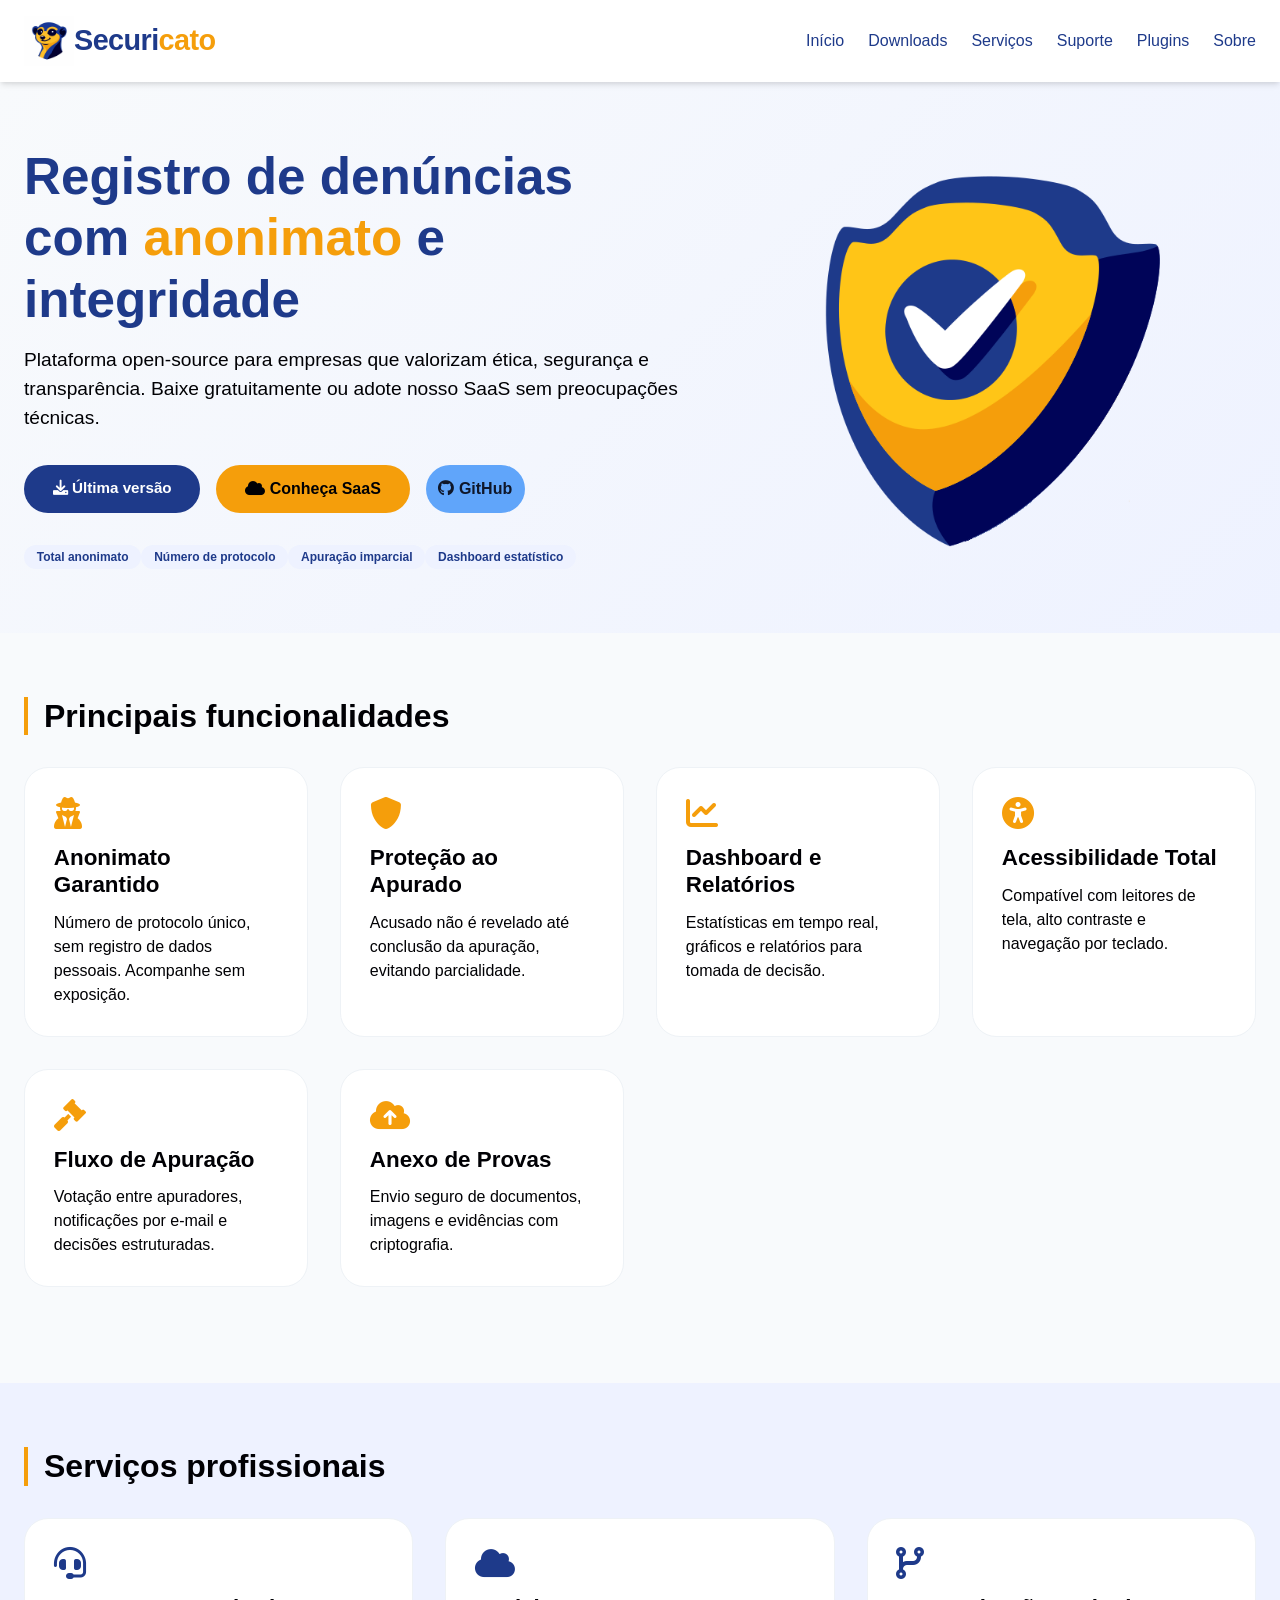
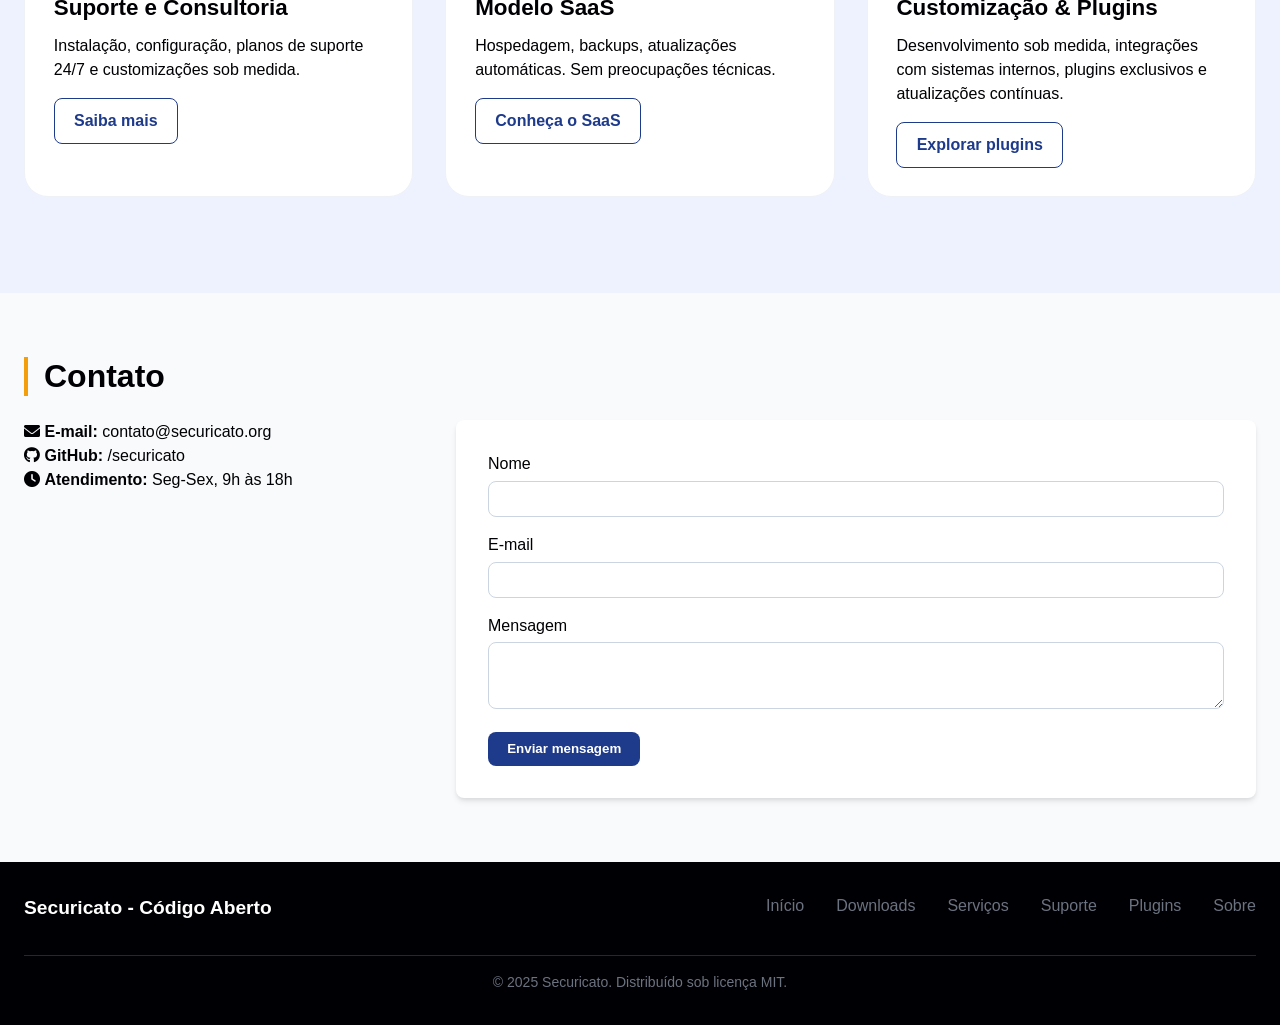
<file: index.html>
<!DOCTYPE html>
<html lang="pt-BR">
<head>
    <meta charset="UTF-8">
    <meta name="viewport" content="width=device-width, initial-scale=1.0, viewport-fit=cover">
    <title>Securicato | Plataforma de Integridade Corporativa</title>
    <meta name="description" content="Plataforma open-source para registro e gestão de denúncias corporativas com foco em anonimato, ética e conformidade.">
    <link rel="stylesheet" href="css/styles.css">
    <link rel="stylesheet" href="https://cdnjs.cloudflare.com/ajax/libs/font-awesome/6.0.0-beta3/css/all.min.css">
</head>
<body>
    <header>
        <div class="container">
            <nav class="navbar">
                <a href="index.html" class="logo" style="display: flex; align-items: center;">
                    <img src="img/ssuricato.png" alt="" style="height: 50px;">
                    Securi<span>cato</span>
                </a>
                <button class="menu-toggle" aria-label="Menu"><i class="fas fa-bars"></i></button>
                <ul class="nav-links">
                    <li><a href="index.html">Início</a></li>
                    <li><a href="downloads.html">Downloads</a></li>
                    <li><a href="services.html">Serviços</a></li>
                    <li><a href="support.html">Suporte</a></li>
                    <li><a href="plugins.html">Plugins</a></li>
                    <li><a href="about.html">Sobre</a></li>
                </ul>
            </nav>
        </div>
    </header>

    <main>
        <section id="home" class="hero">
            <div class="container hero-content">
                <div class="hero-text">
                    <h1>Registro de denúncias com <span style="color: var(--secondary);">anonimato</span> e integridade</h1>
                    <p class="section-sub" style="margin-bottom: 1rem; font-size: 1.2rem;">Plataforma open-source para empresas que valorizam ética, segurança e transparência. Baixe gratuitamente ou adote nosso SaaS sem preocupações técnicas.</p>
                    <div class="hero-actions">
                        <a href="#downloads" class="btn-hero-1"><i class="fas fa-download"></i> Última versão</a>
                        <a href="#services" class="btn-hero-2"><i class="fas fa-cloud"></i> Conheça SaaS</a>
                        <a href="https://github.com/jv1303" target="_blank" class="btn-accent"><i class="fab fa-github"></i> GitHub</a>
                    </div>
                    <div style="margin-top: 2rem; display: flex;">
                        <span class="badge-cat">Total anonimato</span>
                        <span class="badge-cat">Número de protocolo</span>
                        <span class="badge-cat">Apuração imparcial</span>
                        <span class="badge-cat">Dashboard estatístico</span>
                    </div>
                </div>
                <div style="flex:0.8; text-align:center;">
                    <img src="img/shield.png" alt="Escudo" style="width: 100%; max-width: 400px;">
                </div>
            </div>
        </section>

        <section id="features">
            <div class="container">
                <h2>Principais funcionalidades</h2>
                <div class="features-grid">
                    <div class="card">
                        <i class="fas fa-user-secret" style="font-size: 2rem; color: var(--secondary);"></i>
                        <h3>Anonimato Garantido</h3>
                        <p>Número de protocolo único, sem registro de dados pessoais. Acompanhe sem exposição.</p>
                    </div>
                    <div class="card">
                        <i class="fas fa-shield-alt" style="font-size: 2rem; color: var(--secondary);"></i>
                        <h3>Proteção ao Apurado</h3>
                        <p>Acusado não é revelado até conclusão da apuração, evitando parcialidade.</p>
                    </div>
                    <div class="card">
                        <i class="fas fa-chart-line" style="font-size: 2rem; color: var(--secondary);"></i>
                        <h3>Dashboard e Relatórios</h3>
                        <p>Estatísticas em tempo real, gráficos e relatórios para tomada de decisão.</p>
                    </div>
                    <div class="card">
                        <i class="fas fa-universal-access" style="font-size: 2rem; color: var(--secondary);"></i>
                        <h3>Acessibilidade Total</h3>
                        <p>Compatível com leitores de tela, alto contraste e navegação por teclado.</p>
                    </div>
                    <div class="card">
                        <i class="fas fa-gavel" style="font-size: 2rem; color: var(--secondary);"></i>
                        <h3>Fluxo de Apuração</h3>
                        <p>Votação entre apuradores, notificações por e-mail e decisões estruturadas.</p>
                    </div>
                    <div class="card">
                        <i class="fas fa-cloud-upload-alt" style="font-size: 2rem; color: var(--secondary);"></i>
                        <h3>Anexo de Provas</h3>
                        <p>Envio seguro de documentos, imagens e evidências com criptografia.</p>
                    </div>
                </div>
            </div>
        </section>

        <section style="background-color: #eef2ff;">
            <div class="container">
                <h2>Serviços profissionais</h2>
                <div class="services-grid">
                    <div class="card">
                        <i class="fas fa-headset" style="font-size: 2rem;"></i>
                        <h3>Suporte e Consultoria</h3>
                        <p>Instalação, configuração, planos de suporte 24/7 e customizações sob medida.</p>
                        <a href="services.html" class="btn btn-outline mt-2" style="margin-top: 1rem;">Saiba mais</a>
                    </div>
                    <div class="card">
                        <i class="fas fa-cloud" style="font-size: 2rem;"></i>
                        <h3>Modelo SaaS</h3>
                        <p>Hospedagem, backups, atualizações automáticas. Sem preocupações técnicas.</p>
                        <a href="services.html#saas" class="btn btn-outline mt-2" style="margin-top: 1rem;">Conheça o SaaS</a>
                    </div>
                    <div class="card">
                        <i class="fas fa-code-branch" style="font-size: 2rem;"></i>
                        <h3>Customização & Plugins</h3>
                        <p>Desenvolvimento sob medida, integrações com sistemas internos, plugins exclusivos e atualizações contínuas.</p>
                        <a href="plugins.html" class="btn btn-outline mt-2" style="margin-top: 1rem;">Explorar plugins</a>
                    </div>
                </div>
            </div>
        </section>

        <section>
            <div class="container">
                <h2>Contato</h2>
                <div style="display: flex; gap: 2rem; flex-wrap: wrap;">
                    <div style="flex: 1;">
                        <p><i class="fas fa-envelope"></i> <strong>E-mail:</strong> contato@securicato.org</p>
                        <p><i class="fab fa-github"></i> <strong>GitHub:</strong> /securicato</p>
                        <p><i class="fas fa-clock"></i> <strong>Atendimento:</strong> Seg-Sex, 9h às 18h</p>
                    </div>
                    <div style="flex: 2;">
                        <form class="contact-form" style="max-width: 100%;">
                            <div class="form-group">
                                <label>Nome</label>
                                <input type="text" required>
                            </div>
                            <div class="form-group">
                                <label>E-mail</label>
                                <input type="email" required>
                            </div>
                            <div class="form-group">
                                <label>Mensagem</label>
                                <textarea rows="3" required></textarea>
                            </div>
                            <button type="submit" class="btn btn-primary">Enviar mensagem</button>
                        </form>
                    </div>
                </div>
            </div>
        </section>
    </main>

    <footer>
        <div class="container">
            <div class="footer-content">
                <div class="footer-logo">Securicato - Código Aberto</div>
                <div class="footer-links">
                    <a href="index.html">Início</a>
                    <a href="downloads.html">Downloads</a>
                    <a href="services.html">Serviços</a>
                    <a href="support.html">Suporte</a>
                    <a href="plugins.html">Plugins</a>
                    <a href="about.html">Sobre</a>
                </div>
            </div>
            <div class="copyright">
                &copy; 2025 Securicato. Distribuído sob licença MIT.
            </div>
        </div>
    </footer>

    <script src="js/main.js"></script>
</body>
</html>
</file>
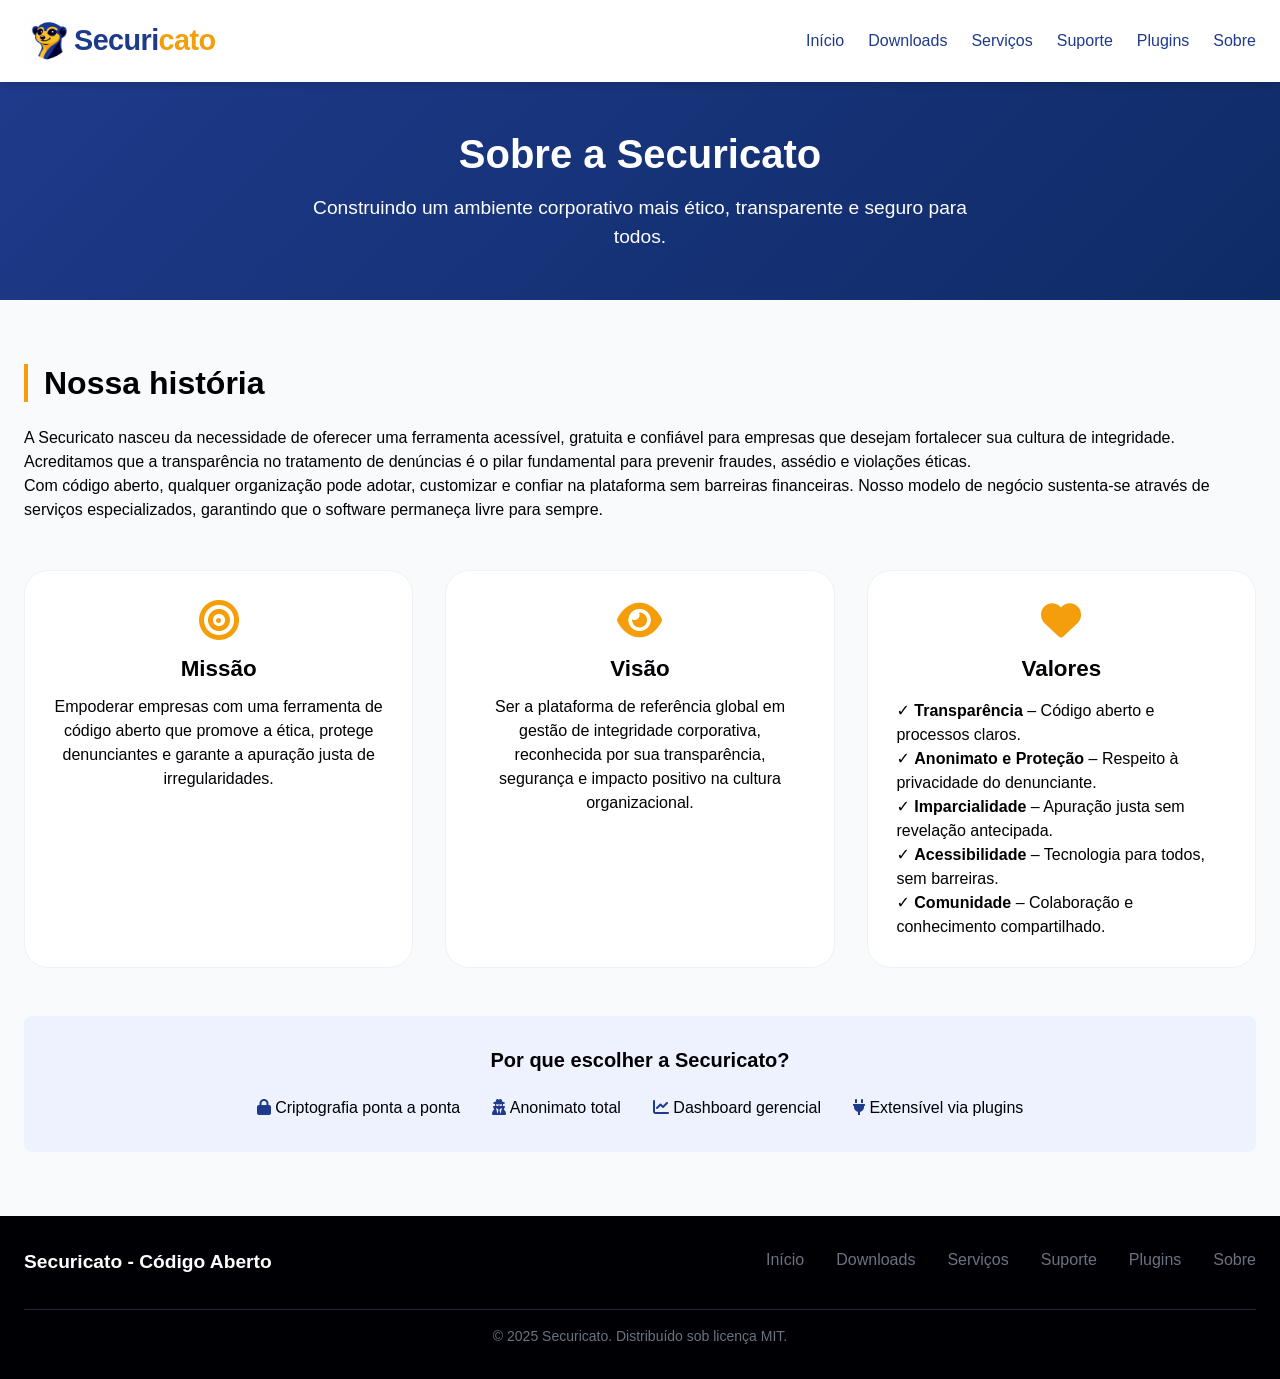
<file: about.html>
<!DOCTYPE html>
<html lang="pt-BR">
<head>
    <meta charset="UTF-8">
    <meta name="viewport" content="width=device-width, initial-scale=1.0">
    <title>Sobre - Securicato | Missão, Visão e Valores</title>
    <meta name="description" content="Conheça a história, missão, visão e valores da Securicato, a plataforma open-source de integridade corporativa.">
    <link rel="stylesheet" href="css/styles.css">
    <link rel="stylesheet" href="https://cdnjs.cloudflare.com/ajax/libs/font-awesome/6.0.0-beta3/css/all.min.css">
</head>
<body>
    <header>
        <div class="container">
            <nav class="navbar">
                <a href="index.html" class="logo" style="display: flex; align-items: center;">
                    <img src="img/ssuricato.png" alt="" style="height: 50px;">
                    Securi<span>cato</span>
                </a>
                <button class="menu-toggle" aria-label="Menu"><i class="fas fa-bars"></i></button>
                <ul class="nav-links">
                    <li><a href="index.html">Início</a></li>
                    <li><a href="downloads.html">Downloads</a></li>
                    <li><a href="services.html">Serviços</a></li>
                    <li><a href="support.html">Suporte</a></li>
                    <li><a href="plugins.html">Plugins</a></li>
                    <li><a href="about.html">Sobre</a></li>
                </ul>
            </nav>
        </div>
    </header>

    <main>
        <!-- Hero interno -->
        <section style="background: linear-gradient(135deg, var(--primary) 0%, #0f2b66 100%); color: white; padding: 3rem 0; text-align: center;">
            <div class="container">
                <h1 style="color: white;">Sobre a Securicato</h1>
                <p style="font-size: 1.2rem; max-width: 700px; margin: 0 auto;">Construindo um ambiente corporativo mais ético, transparente e seguro para todos.</p>
            </div>
        </section>

        <section>
            <div class="container">
                <div style="display: flex; flex-wrap: wrap; gap: 3rem; align-items: center; margin-bottom: 3rem;">
                    <div style="flex: 1;">
                        <h2>Nossa história</h2>
                        <p>A Securicato nasceu da necessidade de oferecer uma ferramenta acessível, gratuita e confiável para empresas que desejam fortalecer sua cultura de integridade. Acreditamos que a transparência no tratamento de denúncias é o pilar fundamental para prevenir fraudes, assédio e violações éticas.</p>
                        <p>Com código aberto, qualquer organização pode adotar, customizar e confiar na plataforma sem barreiras financeiras. Nosso modelo de negócio sustenta-se através de serviços especializados, garantindo que o software permaneça livre para sempre.</p>
                    </div>
                </div>

                <!-- Missão, Visão, Valores -->
                <div style="display: grid; grid-template-columns: repeat(auto-fit, minmax(280px, 1fr)); gap: 2rem; margin: 3rem 0;">
                    <div class="card" style="text-align: center;">
                        <i class="fas fa-bullseye" style="font-size: 2.5rem; color: var(--secondary);"></i>
                        <h3>Missão</h3>
                        <p>Empoderar empresas com uma ferramenta de código aberto que promove a ética, protege denunciantes e garante a apuração justa de irregularidades.</p>
                    </div>
                    <div class="card" style="text-align: center;">
                        <i class="fas fa-eye" style="font-size: 2.5rem; color: var(--secondary);"></i>
                        <h3>Visão</h3>
                        <p>Ser a plataforma de referência global em gestão de integridade corporativa, reconhecida por sua transparência, segurança e impacto positivo na cultura organizacional.</p>
                    </div>
                    <div class="card" style="text-align: center;">
                        <i class="fas fa-heart" style="font-size: 2.5rem; color: var(--secondary);"></i>
                        <h3>Valores</h3>
                        <ul style="list-style: none; padding: 0; text-align: left; margin-top: 1rem;">
                            <li>✓ <strong>Transparência</strong> – Código aberto e processos claros.</li>
                            <li>✓ <strong>Anonimato e Proteção</strong> – Respeito à privacidade do denunciante.</li>
                            <li>✓ <strong>Imparcialidade</strong> – Apuração justa sem revelação antecipada.</li>
                            <li>✓ <strong>Acessibilidade</strong> – Tecnologia para todos, sem barreiras.</li>
                            <li>✓ <strong>Comunidade</strong> – Colaboração e conhecimento compartilhado.</li>
                        </ul>
                    </div>
                </div>

                <!-- Diferenciais / Selos -->
                <div style="background: #eef2ff; padding: 2rem; border-radius: var(--radius); text-align: center;">
                    <h3>Por que escolher a Securicato?</h3>
                    <div style="display: flex; flex-wrap: wrap; justify-content: center; gap: 2rem; margin-top: 1.5rem;">
                        <div><i class="fas fa-lock" style="color: var(--primary);"></i> Criptografia ponta a ponta</div>
                        <div><i class="fas fa-user-secret" style="color: var(--primary);"></i> Anonimato total</div>
                        <div><i class="fas fa-chart-line" style="color: var(--primary);"></i> Dashboard gerencial</div>
                        <div><i class="fas fa-plug" style="color: var(--primary);"></i> Extensível via plugins</div>
                    </div>
                </div>
            </div>
        </section>
    </main>

    <footer>
        <div class="container">
            <div class="footer-content">
                <div class="footer-logo">Securicato - Código Aberto</div>
                <div class="footer-links">
                    <a href="index.html">Início</a>
                    <a href="downloads.html">Downloads</a>
                    <a href="services.html">Serviços</a>
                    <a href="support.html">Suporte</a>
                    <a href="plugins.html">Plugins</a>
                    <a href="about.html">Sobre</a>
                </div>
            </div>
            <div class="copyright">
                &copy; 2025 Securicato. Distribuído sob licença MIT.
            </div>
        </div>
    </footer>

    <script src="js/main.js"></script>
</body>
</html>
</file>
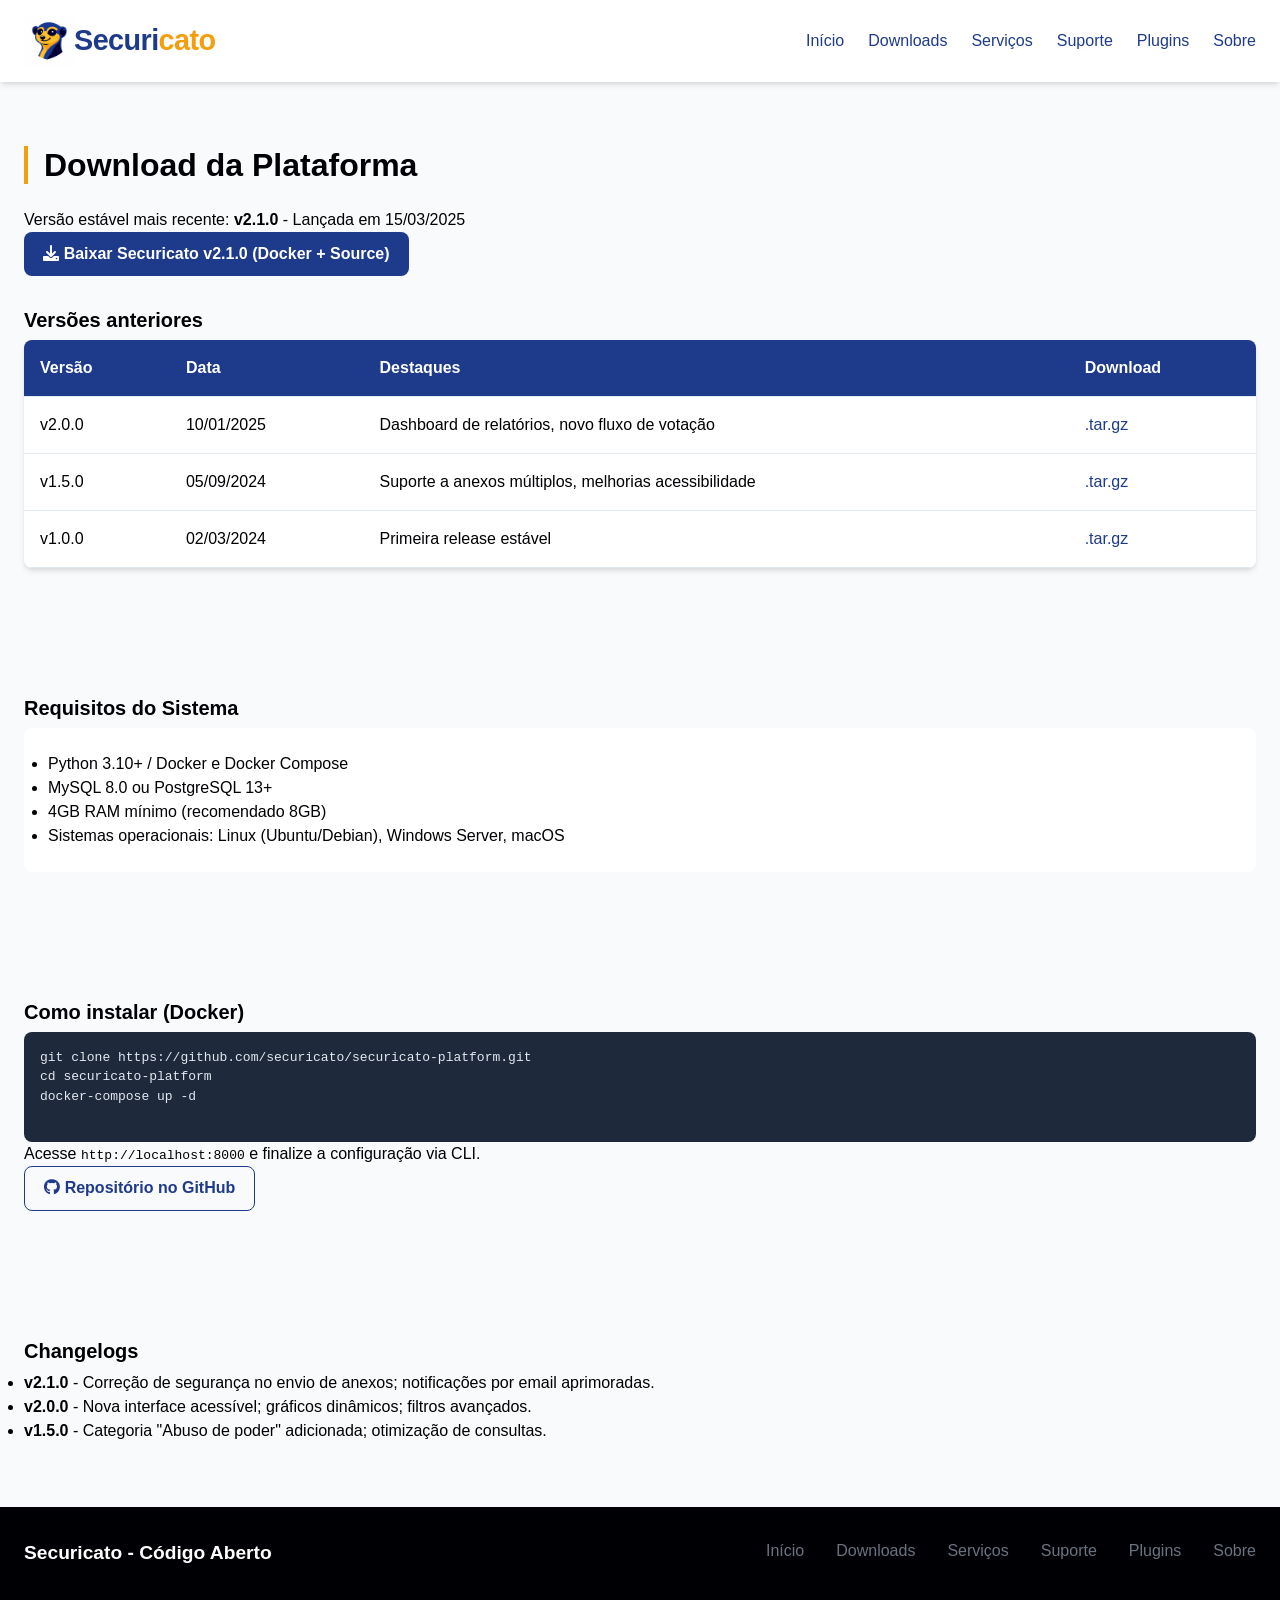
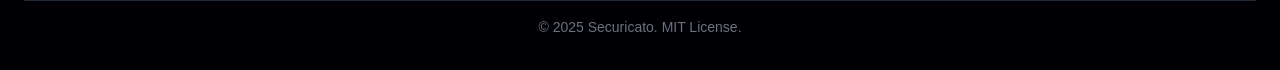
<file: downloads.html>
<!DOCTYPE html>
<html lang="pt-BR">
<head>
    <meta charset="UTF-8">
    <meta name="viewport" content="width=device-width, initial-scale=1.0">
    <title>Downloads - Securicato</title>
    <link rel="stylesheet" href="css/styles.css">
    <link rel="stylesheet" href="https://cdnjs.cloudflare.com/ajax/libs/font-awesome/6.0.0-beta3/css/all.min.css">
</head>
<body>
    <header>
        <div class="container">
            <nav class="navbar">
                <a href="index.html" class="logo" style="display: flex; align-items: center;">
                    <img src="img/ssuricato.png" alt="" style="height: 50px;">
                    Securi<span>cato</span>
                </a>
                <button class="menu-toggle" aria-label="Menu"><i class="fas fa-bars"></i></button>
                <ul class="nav-links">
                    <li><a href="index.html">Início</a></li>
                    <li><a href="downloads.html">Downloads</a></li>
                    <li><a href="services.html">Serviços</a></li>
                    <li><a href="support.html">Suporte</a></li>
                    <li><a href="plugins.html">Plugins</a></li>
                    <li><a href="about.html">Sobre</a></li>
                </ul>
            </nav>
        </div>
    </header>

    <main>
        <div class="container">
            <section>
                <h2>Download da Plataforma</h2>
                <p>Versão estável mais recente: <strong>v2.1.0</strong> - Lançada em 15/03/2025</p>
                <a href="#" class="btn btn-primary"><i class="fas fa-download"></i> Baixar Securicato v2.1.0 (Docker + Source)</a>
                <div style="margin-top: 2rem;">
                    <h3>Versões anteriores</h3>
                    <table class="version-table">
                        <thead>
                            <tr><th>Versão</th><th>Data</th><th>Destaques</th><th>Download</th></tr>
                        </thead>
                        <tbody>
                            <tr><td>v2.0.0</td><td>10/01/2025</td><td>Dashboard de relatórios, novo fluxo de votação</td><td><a href="#">.tar.gz</a></td></tr>
                            <tr><td>v1.5.0</td><td>05/09/2024</td><td>Suporte a anexos múltiplos, melhorias acessibilidade</td><td><a href="#">.tar.gz</a></td></tr>
                            <tr><td>v1.0.0</td><td>02/03/2024</td><td>Primeira release estável</td><td><a href="#">.tar.gz</a></td></tr>
                        </tbody>
                    </table>
                </div>
            </section>

            <section>
                <h3>Requisitos do Sistema</h3>
                <ul style="background: white; padding: 1.5rem; border-radius: var(--radius);">
                    <li>Python 3.10+ / Docker e Docker Compose</li>
                    <li>MySQL 8.0 ou PostgreSQL 13+</li>
                    <li>4GB RAM mínimo (recomendado 8GB)</li>
                    <li>Sistemas operacionais: Linux (Ubuntu/Debian), Windows Server, macOS</li>
                </ul>
            </section>

            <section>
                <h3>Como instalar (Docker)</h3>
                <pre style="background: #1e293b; color: #e2e8f0; padding: 1rem; border-radius: var(--radius); overflow-x: auto;">
git clone https://github.com/securicato/securicato-platform.git
cd securicato-platform
docker-compose up -d
                </pre>
                <p>Acesse <code>http://localhost:8000</code> e finalize a configuração via CLI.</p>
                <p><a href="#" class="btn btn-outline"><i class="fab fa-github"></i> Repositório no GitHub</a></p>
            </section>

            <section>
                <h3>Changelogs</h3>
                <ul>
                    <li><strong>v2.1.0</strong> - Correção de segurança no envio de anexos; notificações por email aprimoradas.</li>
                    <li><strong>v2.0.0</strong> - Nova interface acessível; gráficos dinâmicos; filtros avançados.</li>
                    <li><strong>v1.5.0</strong> - Categoria "Abuso de poder" adicionada; otimização de consultas.</li>
                </ul>
            </section>
        </div>
    </main>

    <footer>
        <div class="container">
            <div class="footer-content">
                <div class="footer-logo">Securicato - Código Aberto</div>
                <div class="footer-links">
                    <a href="index.html">Início</a>
                    <a href="downloads.html">Downloads</a>
                    <a href="services.html">Serviços</a>
                    <a href="support.html">Suporte</a>
                    <a href="plugins.html">Plugins</a>
                    <a href="about.html">Sobre</a>
                </div>
            </div>
            <div class="copyright">&copy; 2025 Securicato. MIT License.</div>
        </div>
    </footer>
    <script src="js/main.js"></script>
</body>
</html>
</file>
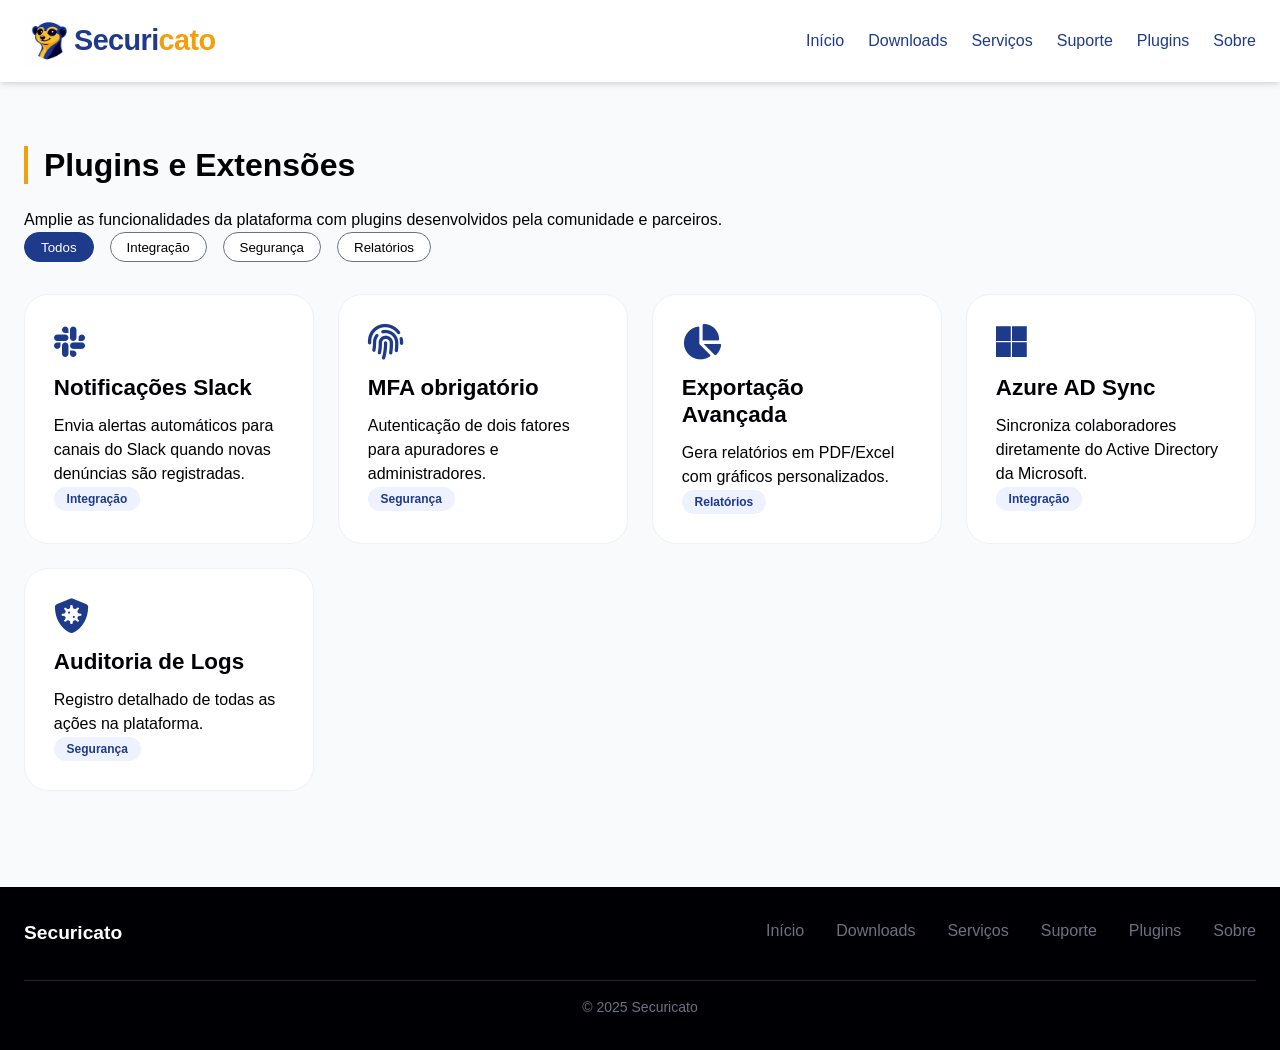
<file: plugins.html>
<!DOCTYPE html>
<html lang="pt-BR">
<head>
    <meta charset="UTF-8">
    <meta name="viewport" content="width=device-width, initial-scale=1.0">
    <title>Plugins - Securicato</title>
    <link rel="stylesheet" href="css/styles.css">
    <link rel="stylesheet" href="https://cdnjs.cloudflare.com/ajax/libs/font-awesome/6.0.0-beta3/css/all.min.css">
</head>
<body>
    <header>
        <div class="container">
            <nav class="navbar">
                <a href="index.html" class="logo" style="display: flex; align-items: center;">
                    <img src="img/ssuricato.png" alt="" style="height: 50px;">
                    Securi<span>cato</span>
                </a>
                <button class="menu-toggle"><i class="fas fa-bars"></i></button>
                <ul class="nav-links">
                    <li><a href="index.html">Início</a></li>
                    <li><a href="downloads.html">Downloads</a></li>
                    <li><a href="services.html">Serviços</a></li>
                    <li><a href="support.html">Suporte</a></li>
                    <li><a href="plugins.html">Plugins</a></li>
                    <li><a href="about.html">Sobre</a></li>
                </ul>
            </nav>
        </div>
    </header>

    <main>
        <div class="container">
            <section>
                <h2>Plugins e Extensões</h2>
                <p>Amplie as funcionalidades da plataforma com plugins desenvolvidos pela comunidade e parceiros.</p>

                <div class="filter-bar">
                    <button class="filter-btn active" data-filter="todos">Todos</button>
                    <button class="filter-btn" data-filter="integracao">Integração</button>
                    <button class="filter-btn" data-filter="seguranca">Segurança</button>
                    <button class="filter-btn" data-filter="relatorios">Relatórios</button>
                </div>

                <div class="grid-3" style="display: grid; gap: 1.5rem;">
                    <div class="card plugin-card" data-category="integracao">
                        <i class="fab fa-slack fa-2x"></i>
                        <h3>Notificações Slack</h3>
                        <p>Envia alertas automáticos para canais do Slack quando novas denúncias são registradas.</p>
                        <span class="badge">Integração</span>
                    </div>
                    <div class="card plugin-card" data-category="seguranca">
                        <i class="fas fa-fingerprint fa-2x"></i>
                        <h3>MFA obrigatório</h3>
                        <p>Autenticação de dois fatores para apuradores e administradores.</p>
                        <span class="badge">Segurança</span>
                    </div>
                    <div class="card plugin-card" data-category="relatorios">
                        <i class="fas fa-chart-pie fa-2x"></i>
                        <h3>Exportação Avançada</h3>
                        <p>Gera relatórios em PDF/Excel com gráficos personalizados.</p>
                        <span class="badge">Relatórios</span>
                    </div>
                    <div class="card plugin-card" data-category="integracao">
                        <i class="fab fa-microsoft fa-2x"></i>
                        <h3>Azure AD Sync</h3>
                        <p>Sincroniza colaboradores diretamente do Active Directory da Microsoft.</p>
                        <span class="badge">Integração</span>
                    </div>
                    <div class="card plugin-card" data-category="seguranca">
                        <i class="fas fa-shield-virus fa-2x"></i>
                        <h3>Auditoria de Logs</h3>
                        <p>Registro detalhado de todas as ações na plataforma.</p>
                        <span class="badge">Segurança</span>
                    </div>
                </div>
            </section>
        </div>
    </main>

    <footer>
        <div class="container">
            <div class="footer-content">
                <div class="footer-logo">Securicato</div>
                <div class="footer-links">
                    <a href="index.html">Início</a>
                    <a href="downloads.html">Downloads</a>
                    <a href="services.html">Serviços</a>
                    <a href="support.html">Suporte</a>
                    <a href="plugins.html">Plugins</a>
                    <a href="about.html">Sobre</a>
                </div>
            </div>
            <div class="copyright">&copy; 2025 Securicato</div>
        </div>
    </footer>
    <script src="js/main.js"></script>
</body>
</html>
</file>
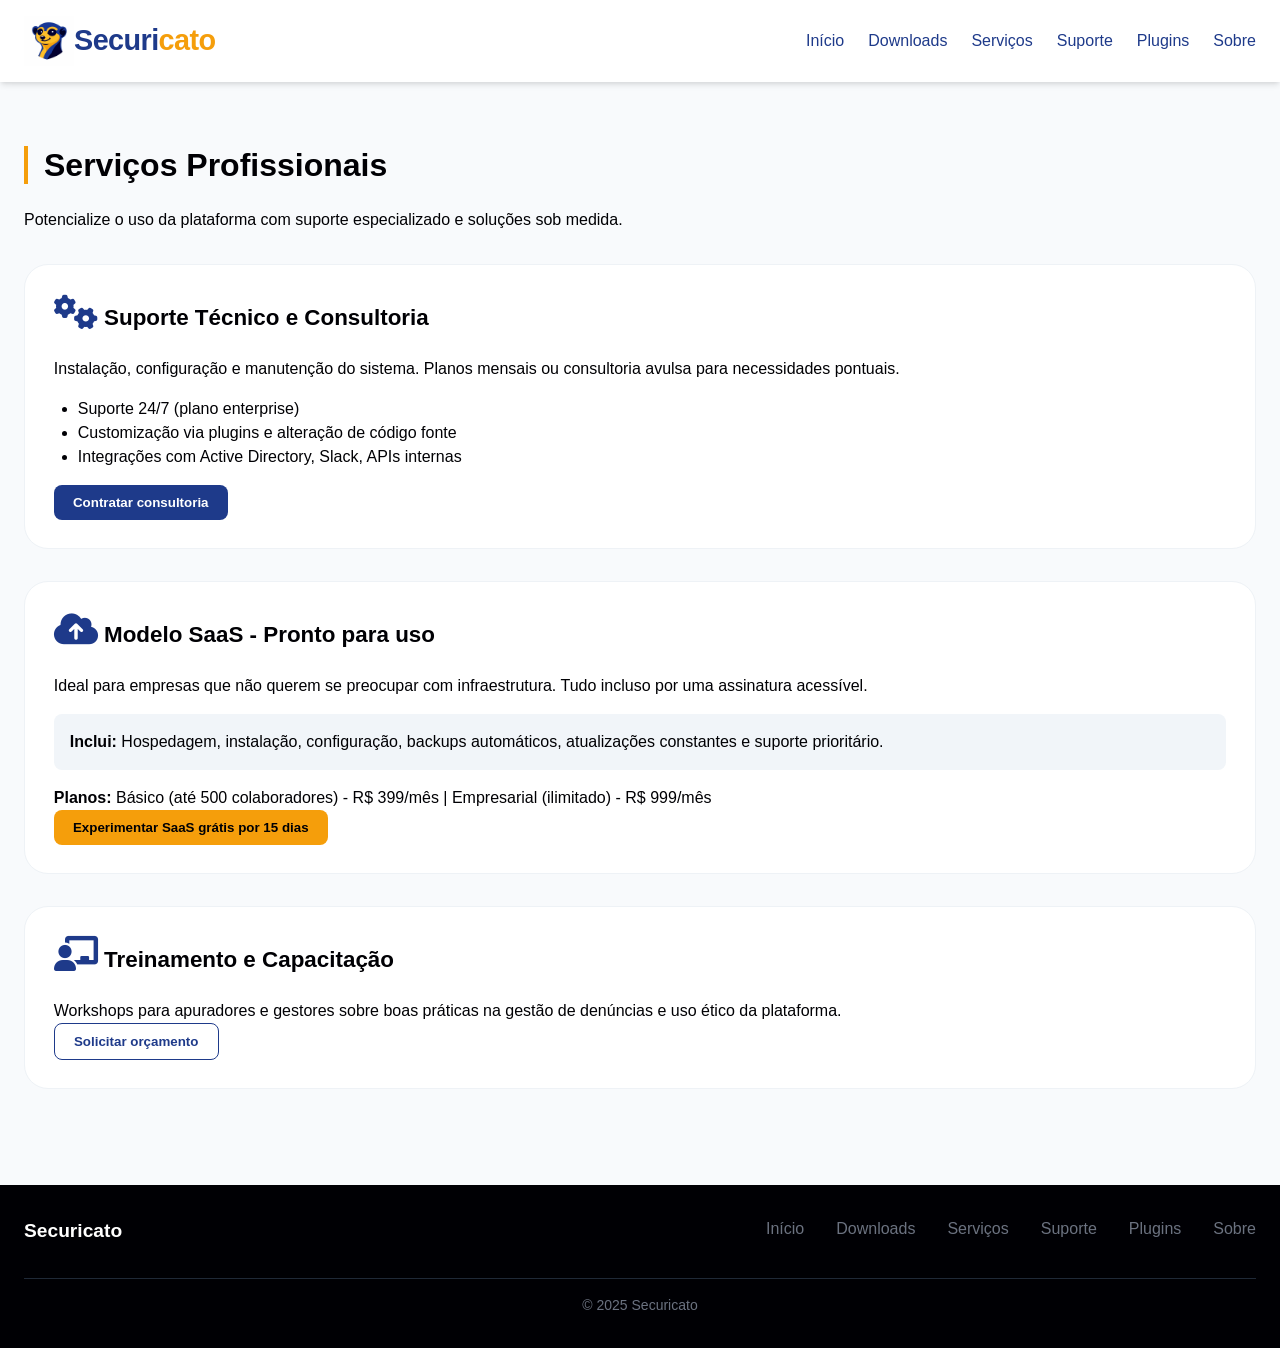
<file: services.html>
<!DOCTYPE html>
<html lang="pt-BR">
<head>
    <meta charset="UTF-8">
    <meta name="viewport" content="width=device-width, initial-scale=1.0">
    <title>Serviços - Securicato</title>
    <link rel="stylesheet" href="css/styles.css">
    <link rel="stylesheet" href="https://cdnjs.cloudflare.com/ajax/libs/font-awesome/6.0.0-beta3/css/all.min.css">
</head>
<body>
    <header>
        <div class="container">
            <nav class="navbar">
                <a href="index.html" class="logo" style="display: flex; align-items: center;">
                    <img src="img/ssuricato.png" alt="" style="height: 50px;">
                    Securi<span>cato</span>
                </a>
                <button class="menu-toggle" aria-label="Menu"><i class="fas fa-bars"></i></button>
                <ul class="nav-links">
                    <li><a href="index.html">Início</a></li>
                    <li><a href="downloads.html">Downloads</a></li>
                    <li><a href="services.html">Serviços</a></li>
                    <li><a href="support.html">Suporte</a></li>
                    <li><a href="plugins.html">Plugins</a></li>
                    <li><a href="about.html">Sobre</a></li>
                </ul>
            </nav>
        </div>
    </header>

    <main>
        <div class="container">
            <section>
                <h2>Serviços Profissionais</h2>
                <p>Potencialize o uso da plataforma com suporte especializado e soluções sob medida.</p>
                
                <div style="display: grid; gap: 2rem; margin: 2rem 0;">
                    <div class="static-card">
                        <h3><i class="fas fa-cogs"></i> Suporte Técnico e Consultoria</h3>
                        <p>Instalação, configuração e manutenção do sistema. Planos mensais ou consultoria avulsa para necessidades pontuais.</p>
                        <ul style="margin: 1rem 0 0 1.5rem;">
                            <li>Suporte 24/7 (plano enterprise)</li>
                            <li>Customização via plugins e alteração de código fonte</li>
                            <li>Integrações com Active Directory, Slack, APIs internas</li>
                        </ul>
                        <button class="btn btn-primary hire-btn" style="margin-top: 1rem;">Contratar consultoria</button>
                    </div>

                    <div class="static-card" id="saas">
                        <h3><i class="fas fa-cloud-upload-alt"></i> Modelo SaaS - Pronto para uso</h3>
                        <p>Ideal para empresas que não querem se preocupar com infraestrutura. Tudo incluso por uma assinatura acessível.</p>
                        <div style="background: #f1f5f9; padding: 1rem; border-radius: var(--radius); margin: 1rem 0;">
                            <strong>Inclui:</strong> Hospedagem, instalação, configuração, backups automáticos, atualizações constantes e suporte prioritário.
                        </div>
                        <p><strong>Planos:</strong> Básico (até 500 colaboradores) - R$ 399/mês | Empresarial (ilimitado) - R$ 999/mês</p>
                        <button class="btn btn-secondary hire-btn">Experimentar SaaS grátis por 15 dias</button>
                    </div>

                    <div class="static-card">
                        <h3><i class="fas fa-chalkboard-teacher"></i> Treinamento e Capacitação</h3>
                        <p>Workshops para apuradores e gestores sobre boas práticas na gestão de denúncias e uso ético da plataforma.</p>
                        <button class="btn btn-outline hire-btn">Solicitar orçamento</button>
                    </div>
                </div>
            </section>
        </div>
    </main>

    <footer>
        <div class="container">
            <div class="footer-content">
                <div class="footer-logo">Securicato</div>
                <div class="footer-links">
                    <a href="index.html">Início</a>
                    <a href="downloads.html">Downloads</a>
                    <a href="services.html">Serviços</a>
                    <a href="support.html">Suporte</a>
                    <a href="plugins.html">Plugins</a>
                    <a href="about.html">Sobre</a>
                </div>
            </div>
            <div class="copyright">&copy; 2025 Securicato</div>
        </div>
    </footer>
    <script src="js/main.js"></script>
</body>
</html>
</file>
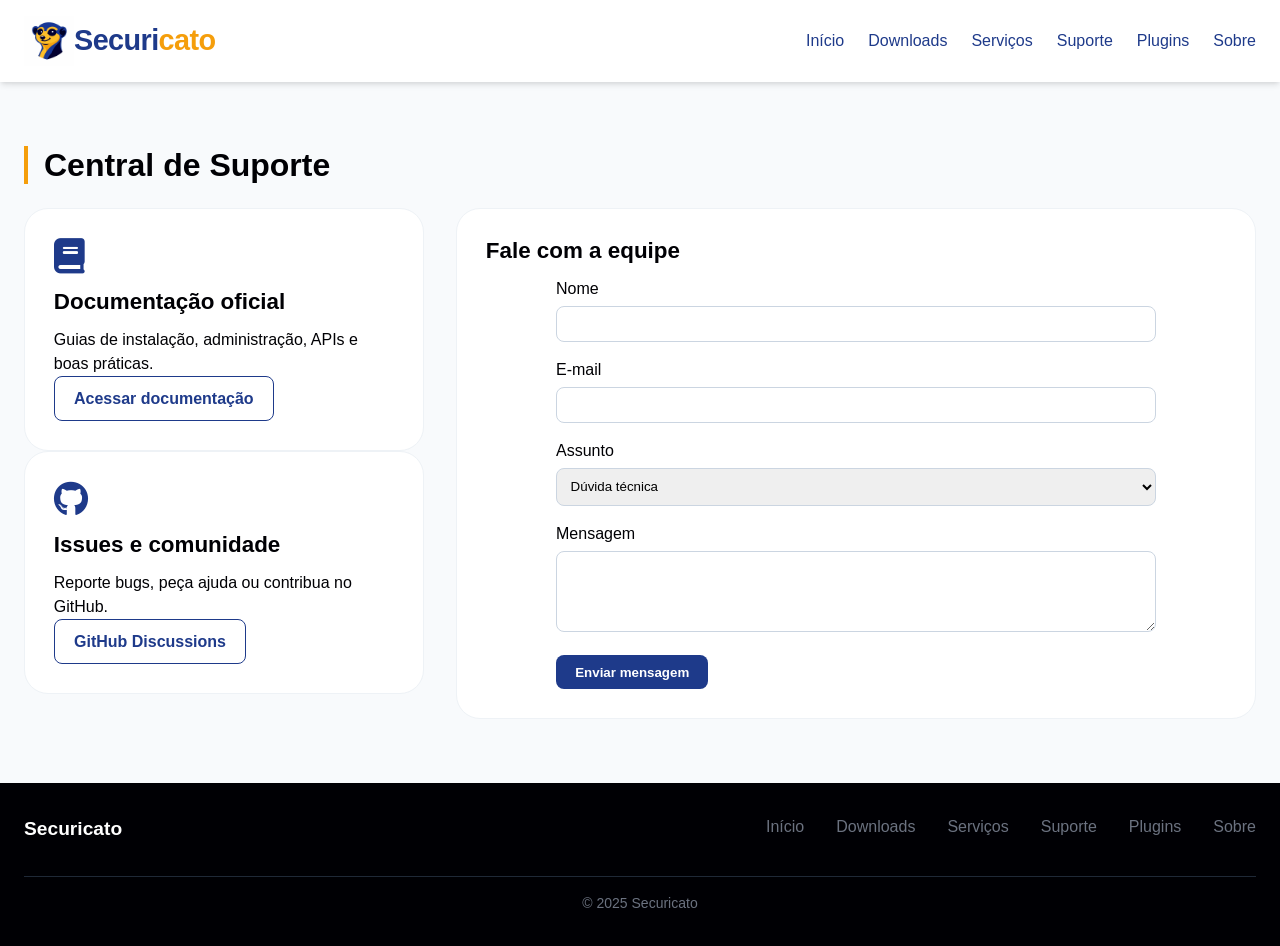
<file: support.html>
<!DOCTYPE html>
<html lang="pt-BR">
<head>
    <meta charset="UTF-8">
    <meta name="viewport" content="width=device-width, initial-scale=1.0">
    <title>Suporte - Securicato</title>
    <link rel="stylesheet" href="css/styles.css">
    <link rel="stylesheet" href="https://cdnjs.cloudflare.com/ajax/libs/font-awesome/6.0.0-beta3/css/all.min.css">
</head>
<body>
    <header>
        <div class="container">
            <nav class="navbar">
                <a href="index.html" class="logo" style="display: flex; align-items: center;">
                    <img src="img/ssuricato.png" alt="" style="height: 50px;">
                    Securi<span>cato</span>
                </a>
                <button class="menu-toggle"><i class="fas fa-bars"></i></button>
                <ul class="nav-links">
                    <li><a href="index.html">Início</a></li>
                    <li><a href="downloads.html">Downloads</a></li>
                    <li><a href="services.html">Serviços</a></li>
                    <li><a href="support.html">Suporte</a></li>
                    <li><a href="plugins.html">Plugins</a></li>
                    <li><a href="about.html">Sobre</a></li>
                </ul>
            </nav>
        </div>
    </header>

    <main>
        <div class="container">
            <section>
                <h2>Central de Suporte</h2>
                <div style="display: flex; gap: 2rem; flex-wrap: wrap;">
                    <div style="flex: 1;">
                        <div class="static-card">
                            <i class="fas fa-book fa-2x"></i>
                            <h3>Documentação oficial</h3>
                            <p>Guias de instalação, administração, APIs e boas práticas.</p>
                            <a href="#" class="btn btn-outline">Acessar documentação</a>
                        </div>
                        <div class="static-card">
                            <i class="fab fa-github fa-2x"></i>
                            <h3>Issues e comunidade</h3>
                            <p>Reporte bugs, peça ajuda ou contribua no GitHub.</p>
                            <a href="#" class="btn btn-outline">GitHub Discussions</a>
                        </div>
                    </div>
                    <div style="flex: 2;">
                        <div class="static-card">
                            <h3>Fale com a equipe</h3>
                            <form class="contact-form" style="box-shadow: none; padding: 0;">
                                <div class="form-group"><label>Nome</label><input type="text" required></div>
                                <div class="form-group"><label>E-mail</label><input type="email" required></div>
                                <div class="form-group"><label>Assunto</label><select><option>Dúvida técnica</option><option>Contrato/Serviços</option><option>Outro</option></select></div>
                                <div class="form-group"><label>Mensagem</label><textarea rows="4" required></textarea></div>
                                <button type="submit" class="btn btn-primary">Enviar mensagem</button>
                            </form>
                        </div>
                    </div>
                </div>
            </section>
        </div>
    </main>

    <footer>
        <div class="container">
            <div class="footer-content">
                <div class="footer-logo">Securicato</div>
                <div class="footer-links">
                    <a href="index.html">Início</a>
                    <a href="downloads.html">Downloads</a>
                    <a href="services.html">Serviços</a>
                    <a href="support.html">Suporte</a>
                    <a href="plugins.html">Plugins</a>
                    <a href="about.html">Sobre</a>
                </div>
            </div>
            <div class="copyright">&copy; 2025 Securicato</div>
        </div>
    </footer>
    <script src="js/main.js"></script>
</body>
</html>
</file>
<file: css/styles.css>
/* Reset e base */
* {
    margin: 0;
    padding: 0;
    box-sizing: border-box;
}

:root {
    --primary: #1E3A8A;
    --secondary: #F59E0B;
    --accent: #60A5FA;
    --neutral-dark: #000004;
    --neutral-light: #F8FAFC;
    --neutral-gray: #6B7280;
    --white: #FFFFFF;
    --shadow: 0 4px 6px -1px rgba(0, 0, 0, 0.1), 0 2px 4px -1px rgba(0, 0, 0, 0.06);
    --radius: 0.5rem;
    --transition: all 0.2s ease;
}

body {
    font-family: Roboto, 'Inter', sans-serif,  system-ui, -apple-system, 'Segoe UI', 'Helvetica Neue', sans-serif;
    background-color: var(--neutral-light);
    color: var(--neutral-dark);
    line-height: 1.5;
    display: flex;
    flex-direction: column;
    min-height: 100vh;
}

.container {
    max-width: 1280px;
    margin: 0 auto;
    padding: 0 1.5rem;
}

/* Tipografia */
h1, h2, h3 {
    font-weight: 700;
    line-height: 1.2;
}

h1 {
    font-size: 2.5rem;
    margin-bottom: 1rem;
}

h2 {
    font-size: 2rem;
    margin-bottom: 1.5rem;
    border-left: 4px solid var(--secondary);
    padding-left: 1rem;
}

h3 {
    font-size: 1.25rem;
    margin-bottom: 0.5rem;
}

a {
    text-decoration: none;
    color: var(--primary);
    transition: color 0.2s;
}

a:hover {
    color: var(--secondary);
}

/* Header e navegação */
header {
    background-color: var(--white);
    box-shadow: var(--shadow);
    position: sticky;
    top: 0;
    z-index: 100;
}

.navbar {
    display: flex;
    justify-content: space-between;
    align-items: center;
    padding: 1rem 0;
    flex-wrap: wrap;
}

.logo {
    font-family: 'Inter', sans-serif, Roboto, system-ui, -apple-system, 'Segoe UI', 'Helvetica Neue', sans-serif;
    font-size: 1.8rem;
    font-weight: 800;
    color: var(--primary);
    letter-spacing: -0.02em;
    transition: var(--transition);
}

.logo:hover {
    opacity: 0.8;
    color: var(--primary);
}

.logo span {
    color: var(--secondary);
}

.nav-links {
    display: flex;
    gap: 1.5rem;
    list-style: none;
}

.nav-links a {
    font-weight: 500;
}

.menu-toggle {
    display: none;
    background: none;
    border: none;
    font-size: 1.5rem;
    cursor: pointer;
    color: var(--primary);
}

/* Botões */
.btn {
    display: inline-block;
    padding: 0.6rem 1.2rem;
    border-radius: var(--radius);
    font-weight: 600;
    text-align: center;
    transition: all 0.2s;
    border: none;
    cursor: pointer;
}

.btn-primary {
    background-color: var(--primary);
    color: var(--white);
}

.btn-primary:hover {
    background-color: #152e6b;
    color: var(--white);
}

.btn-secondary {
    background-color: var(--secondary);
    color: var(--neutral-dark);
}

.btn-secondary:hover {
    background-color: #e08e0b;
}

.btn-outline {
    background-color: transparent;
    border: 1px solid var(--primary);
    color: var(--primary);
}

.btn-outline:hover {
    background-color: var(--primary);
    color: var(--white);
}

/* Cards e grid */
.card {
    background: white;
    border-radius: 1.5rem;
    padding: 1.8rem;
    box-shadow: var(--card-shadow);
    transition: var(--transition);
    border: 1px solid #eef2f6;
}
.card:hover {
    transform: translateY(-6px);
    box-shadow: 0 20px 30px -12px rgba(0,0,0,0.1);
}
.card i {
    font-size: 2.2rem;
    color: var(--primary);
    margin-bottom: 1rem;
}
.card h3 {
    font-size: 1.4rem;
    margin-bottom: 0.75rem;
}
.static-card {
    background: white;
    border-radius: 1.5rem;
    padding: 1.8rem;
    box-shadow: var(--card-shadow);
    border: 1px solid #eef2f6;
}
.static-card i {
    font-size: 2.2rem;
    color: var(--primary);
    margin-bottom: 1rem;
}
.static-card h3 {
    font-size: 1.4rem;
    margin-bottom: 0.75rem;
}

.grid-3, .features-grid, .services-grid {
    display: grid;
    grid-template-columns: repeat(auto-fit, minmax(280px, 1fr));
    gap: 2rem;
    margin: 2rem 0;
}
.badge {
    background: #eef2ff;
    padding: 0.2rem 0.8rem;
    border-radius: 30px;
    font-size: 0.75rem;
    font-weight: 600;
    color: var(--primary);
    display: inline-block;
}

/* Hero */
.hero {
    background: linear-gradient(135deg, #F8FAFC 0%, #eef2ff 100%);
}
.hero-content {
    display: flex;
    flex-wrap: wrap;
    align-items: center;
    gap: 2rem;
}
.hero-text {
    flex: 1;
}
.hero-text h1 {
    font-size: 3.2rem;
    font-weight: 800;
    color: var(--primary);
    line-height: 1.2;
}
.hero-actions {
    margin-top: 2rem;
    display: flex;
    gap: 1rem;
    flex-wrap: wrap;
}
.badge-cat {
    background: #eef2ff;
    padding: 0.2rem 0.8rem;
    border-radius: 30px;
    font-size: 0.75rem;
    font-weight: 600;
    color: var(--primary);
    display: inline-block;
}
.btn-hero-1 {
    background-color: var(--primary);
    color: white;
    padding: 0.75rem 1.8rem;
    border-radius: 40px;
    font-weight: 600;
    display: inline-block;
    text-decoration: none;
    transition: var(--transition);
    border: none;
    cursor: pointer;
    font-size: 0.95rem;
}
.btn-hero-1:hover {
    background-color: #0f2a66;
    color: white;
    transform: translateY(-2px);
}
.btn-hero-2 {
    background-color: var(--secondary);
    color: var(--neutral-dark);
    padding: 0.75rem 1.8rem;
    border-radius: 40px;
    font-weight: 700;
    display: inline-block;
    text-decoration: none;
    transition: var(--transition);
}
.btn-hero-2:hover {
    background-color: #e68a00;
    color: var(--neutral-dark);
    transform: translateY(-2px);
}
.btn-accent {
    background-color: var(--accent);
    color: #0f172a;
    padding: 0.75rem 0.8rem;
    border-radius: 30px;
    font-weight: 600;
    text-decoration: none;
    transition: var(--transition);
}
.btn-accent:hover {
    background-color: #3b82f6;
    color: white;
    transform: translateY(-2px);
}

/* Seções */
section {
    padding: 4rem 0;
}

/* Footer */
footer {
    background-color: var(--neutral-dark);
    color: var(--neutral-gray);
    padding: 2rem 0;
    margin-top: auto;
}

.footer-content {
    display: flex;
    justify-content: space-between;
    flex-wrap: wrap;
    gap: 2rem;
}

.footer-logo {
    font-size: 1.2rem;
    font-weight: bold;
    color: var(--white);
}

.footer-links {
    display: flex;
    gap: 2rem;
    flex-wrap: wrap;
}

.footer-links a {
    color: var(--neutral-gray);
}

.footer-links a:hover {
    color: var(--secondary);
}

.copyright {
    text-align: center;
    margin-top: 2rem;
    padding-top: 1rem;
    border-top: 1px solid #1f2937;
    font-size: 0.875rem;
}

/* Utilitários */
.text-center {
    text-align: center;
}

.mb-2 {
    margin-bottom: 1rem;
}

/* Responsivo */
@media (max-width: 768px) {
    .menu-toggle {
        display: block;
    }

    .nav-links {
        display: none;
        width: 100%;
        flex-direction: column;
        gap: 0.75rem;
        padding: 1rem 0;
    }

    .nav-links.active {
        display: flex;
    }

    h1 {
        font-size: 2rem;
    }

    h2 {
        font-size: 1.5rem;
    }

    .hero {
        padding: 3rem 0;
    }

    section {
        padding: 2rem 0;
    }

    .footer-content {
        flex-direction: column;
        text-align: center;
    }
}

/* Página de plugins - filtros */
.filter-bar {
    display: flex;
    gap: 1rem;
    flex-wrap: wrap;
    margin-bottom: 2rem;
}

.filter-btn {
    background: var(--white);
    border: 1px solid var(--neutral-gray);
    padding: 0.4rem 1rem;
    border-radius: 2rem;
    cursor: pointer;
    transition: all 0.2s;
}

.filter-btn.active, .filter-btn:hover {
    background-color: var(--primary);
    color: var(--white);
    border-color: var(--primary);
}

/* Tabela de versões (downloads) */
.version-table {
    width: 100%;
    border-collapse: collapse;
    background: var(--white);
    border-radius: var(--radius);
    overflow: hidden;
    box-shadow: var(--shadow);
}

.version-table th, .version-table td {
    padding: 1rem;
    text-align: left;
    border-bottom: 1px solid #e2e8f0;
}

.version-table th {
    background-color: var(--primary);
    color: var(--white);
}

.version-table tr:hover {
    background-color: #f1f5f9;
}

/* Formulário de contato */
.contact-form {
    background: var(--white);
    padding: 2rem;
    border-radius: var(--radius);
    box-shadow: var(--shadow);
    max-width: 600px;
    margin: 0 auto;
}

.form-group {
    margin-bottom: 1rem;
}

label {
    display: block;
    font-weight: 500;
    margin-bottom: 0.3rem;
}

input, textarea, select {
    width: 100%;
    padding: 0.6rem;
    border: 1px solid #cbd5e1;
    border-radius: var(--radius);
    font-family: inherit;
}

input:focus, textarea:focus {
    outline: none;
    border-color: var(--accent);
    box-shadow: 0 0 0 2px var(--accent);
}
</file>
